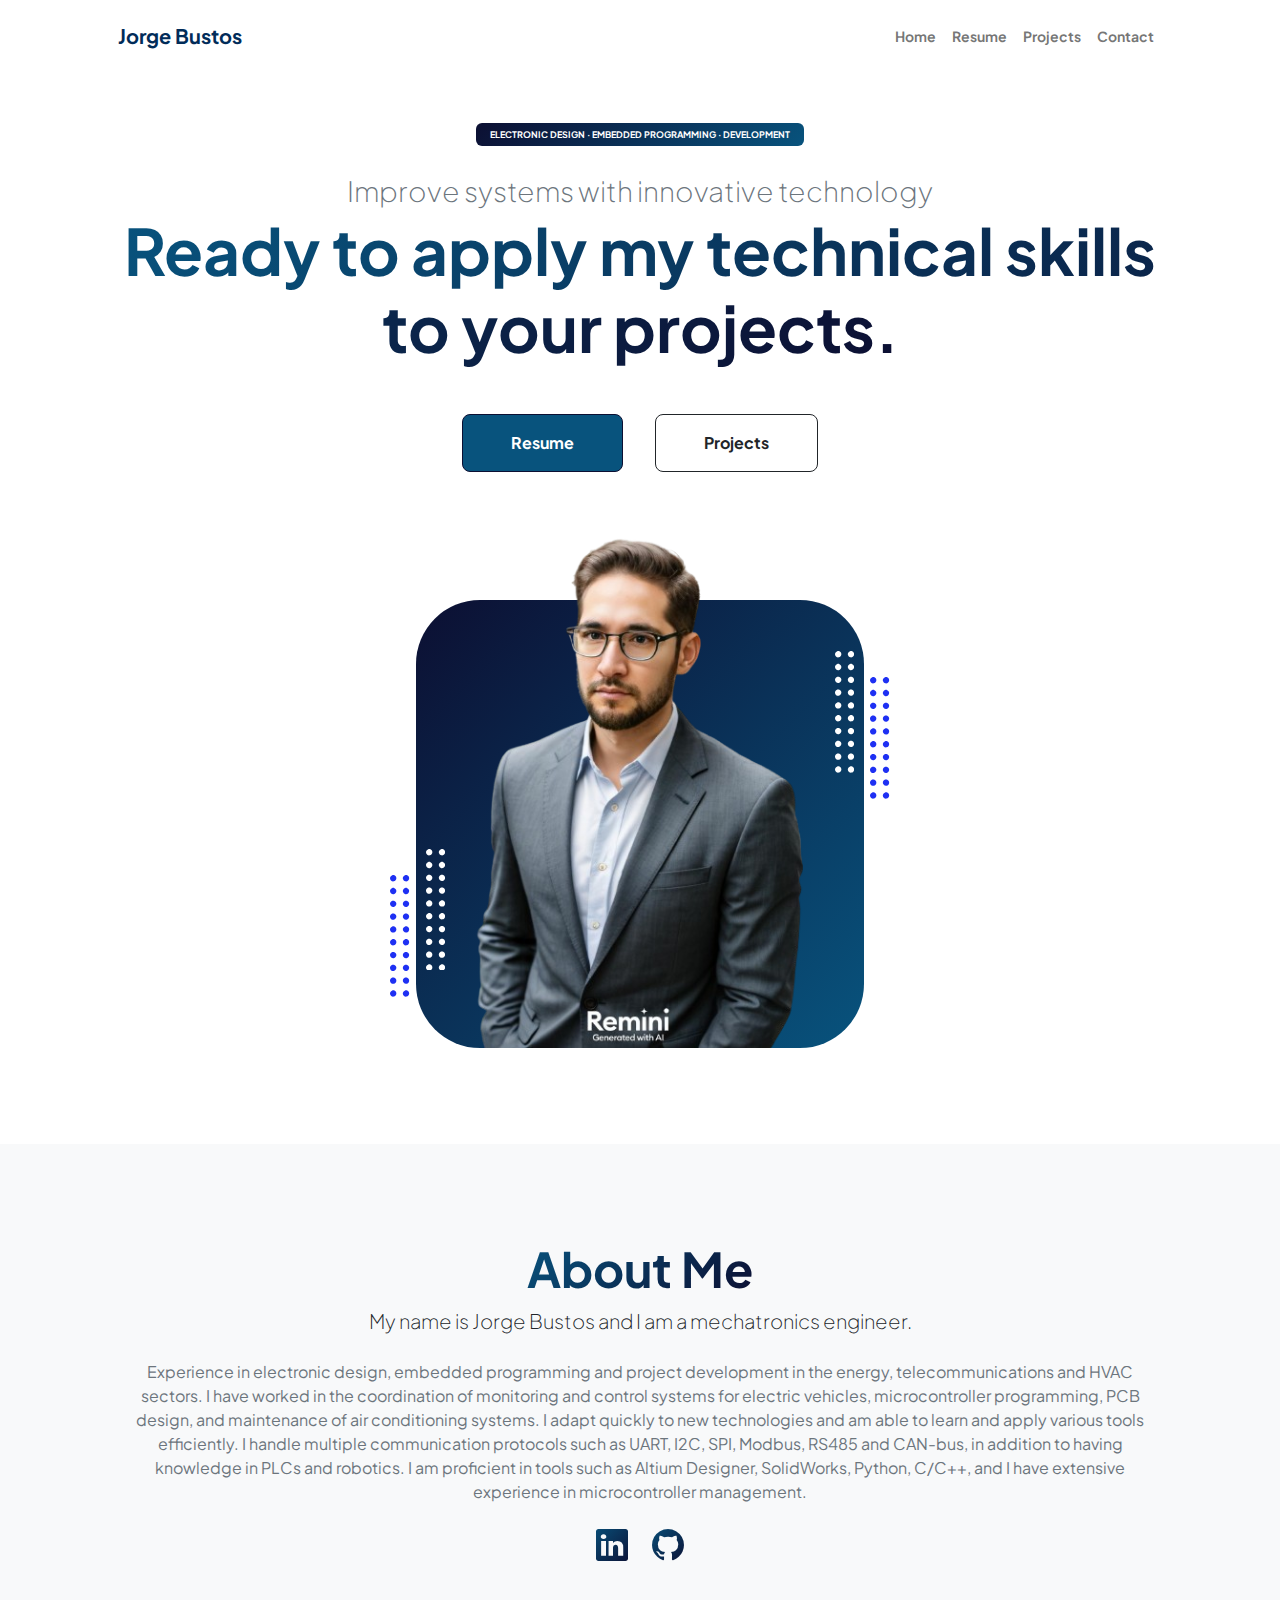
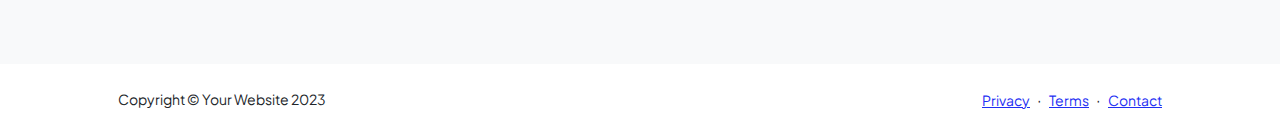
<file: index.html>
<!DOCTYPE html>
<html lang="en">

<head>
  <meta charset="utf-8" />
  <meta name="viewport" content="width=device-width, initial-scale=1, shrink-to-fit=no" />
  <meta name="description" content="" />
  <meta name="author" content="" />
  <title>Jorge Bustos</title>
  <!-- Favicon-->
  <link rel="icon" type="image/x-icon" href="assets/favicon.ico" />
  <!-- Custom Google font-->
  <link rel="preconnect" href="https://fonts.googleapis.com" />
  <link rel="preconnect" href="https://fonts.gstatic.com" crossorigin />
  <link
    href="https://fonts.googleapis.com/css2?family=Plus+Jakarta+Sans:wght@100;200;300;400;500;600;700;800;900&amp;display=swap"
    rel="stylesheet" />
  <!-- Bootstrap icons-->
  <link href="https://cdn.jsdelivr.net/npm/bootstrap-icons@1.8.1/font/bootstrap-icons.css" rel="stylesheet" />
  <!-- Core theme CSS (includes Bootstrap)-->
  <link href="css/styles.css" rel="stylesheet" />
</head>

<body class="d-flex flex-column h-100">
  <main class="flex-shrink-0">
    <!-- Navigation-->
    <nav class="navbar navbar-expand-lg navbar-light bg-white py-3">
      <div class="container px-5">
        <a class="navbar-brand" href="index.html"><span class="fw-bolder text-primary">Jorge Bustos</span></a>
        <button class="navbar-toggler" type="button" data-bs-toggle="collapse" data-bs-target="#navbarSupportedContent"
          aria-controls="navbarSupportedContent" aria-expanded="false" aria-label="Toggle navigation">
          <span class="navbar-toggler-icon"></span>
        </button>
        <div class="collapse navbar-collapse" id="navbarSupportedContent">
          <ul class="navbar-nav ms-auto mb-2 mb-lg-0 small fw-bolder">
            <li class="nav-item">
              <a class="nav-link" href="index.html">Home</a>
            </li>
            <li class="nav-item">
              <a class="nav-link" href="resume.html">Resume</a>
            </li>
            <li class="nav-item">
              <a class="nav-link" href="projects.html">Projects</a>
            </li>
            <li class="nav-item">
              <a class="nav-link" href="contact.html">Contact</a>
            </li>
          </ul>
        </div>
      </div>
    </nav>
    <!-- Header-->
    <header class="py-5">
      <div class="container px-5 pb-5">
        <div class="row gx-5 align-items-center">
          <div class="col-xxl-5">
            <!-- Header text content-->
            <div class="text-center text-xxl-start">
              <div class="text-xxl-start">
                <div class="badge bg-gradient-primary-to-secondary text-white mb-4">
                  <div class="badge text-uppercase">
                    electronic design &middot; embedded programming &middot;
                    Development
                  </div>
                </div>
              </div>
              <div class="fs-3 fw-light text-muted">
                Improve systems with innovative technology
              </div>
              <h1 class="display-3 fw-bolder mb-5">
                <span class="text-gradient d-inline">Ready to apply my technical skills to your projects.</span>
              </h1>
              <div class="d-grid gap-3 d-sm-flex justify-content-sm-center justify-content-xxl-start mb-3">
                <a class="btn btn-primary btn-lg px-5 py-3 me-sm-3 fs-6 fw-bolder" href="resume.html">Resume</a>
                <a class="btn btn-outline-dark btn-lg px-5 py-3 fs-6 fw-bolder" href="projects.html">Projects</a>
              </div>
            </div>
          </div>
          <div class="col-xxl-7">
            <!-- Header profile picture-->
            <div class="d-flex justify-content-center mt-5 mt-xxl-0">
              <div class="profile bg-gradient-primary-to-secondary">
                <!-- TIP: For best results, use a photo with a transparent background like the demo example below-->
                <!-- Watch a tutorial on how to do this on YouTube (link)-->
                <img class="profile-img" src="assets/profile.png" alt="..." />
                <div class="dots-1">
                  <!-- SVG Dots-->
                  <svg version="1.1" xmlns="http://www.w3.org/2000/svg" xmlns:xlink="http://www.w3.org/1999/xlink"
                    x="0px" y="0px" viewBox="0 0 191.6 1215.4" style="enable-background: new 0 0 191.6 1215.4"
                    xml:space="preserve">
                    <g transform="translate(0.000000,1280.000000) scale(0.100000,-0.100000)">
                      <path
                        d="M227.7,12788.6c-105-35-200-141-222-248c-43-206,163-412,369-369c155,32,275,190,260,339c-11,105-90,213-190,262        C383.7,12801.6,289.7,12808.6,227.7,12788.6z">
                      </path>
                      <path
                        d="M1507.7,12788.6c-151-50-253-216-222-362c25-119,136-230,254-255c194-41,395,142,375,339c-11,105-90,213-190,262        C1663.7,12801.6,1569.7,12808.6,1507.7,12788.6z">
                      </path>
                      <path
                        d="M227.7,11508.6c-105-35-200-141-222-248c-43-206,163-412,369-369c155,32,275,190,260,339c-11,105-90,213-190,262        C383.7,11521.6,289.7,11528.6,227.7,11508.6z">
                      </path>
                      <path
                        d="M1507.7,11508.6c-151-50-253-216-222-362c25-119,136-230,254-255c194-41,395,142,375,339c-11,105-90,213-190,262        C1663.7,11521.6,1569.7,11528.6,1507.7,11508.6z">
                      </path>
                      <path
                        d="M227.7,10228.6c-105-35-200-141-222-248c-43-206,163-412,369-369c155,32,275,190,260,339c-11,105-90,213-190,262        C383.7,10241.6,289.7,10248.6,227.7,10228.6z">
                      </path>
                      <path
                        d="M1507.7,10228.6c-105-35-200-141-222-248c-43-206,163-412,369-369c155,32,275,190,260,339c-11,105-90,213-190,262        C1663.7,10241.6,1569.7,10248.6,1507.7,10228.6z">
                      </path>
                      <path
                        d="M227.7,8948.6c-105-35-200-141-222-248c-43-206,163-412,369-369c155,32,275,190,260,339c-11,105-90,213-190,262        C383.7,8961.6,289.7,8968.6,227.7,8948.6z">
                      </path>
                      <path
                        d="M1507.7,8948.6c-105-35-200-141-222-248c-43-206,163-412,369-369c155,32,275,190,260,339c-11,105-90,213-190,262        C1663.7,8961.6,1569.7,8968.6,1507.7,8948.6z">
                      </path>
                      <path
                        d="M227.7,7668.6c-105-35-200-141-222-248c-43-206,163-412,369-369c155,32,275,190,260,339c-11,105-90,213-190,262        C383.7,7681.6,289.7,7688.6,227.7,7668.6z">
                      </path>
                      <path
                        d="M1507.7,7668.6c-105-35-200-141-222-248c-43-206,163-412,369-369c155,32,275,190,260,339c-11,105-90,213-190,262        C1663.7,7681.6,1569.7,7688.6,1507.7,7668.6z">
                      </path>
                      <path
                        d="M227.7,6388.6c-105-35-200-141-222-248c-43-206,163-412,369-369c155,32,275,190,260,339c-11,105-90,213-190,262        C383.7,6401.6,289.7,6408.6,227.7,6388.6z">
                      </path>
                      <path
                        d="M1507.7,6388.6c-105-35-200-141-222-248c-43-206,163-412,369-369c155,32,275,190,260,339c-11,105-90,213-190,262        C1663.7,6401.6,1569.7,6408.6,1507.7,6388.6z">
                      </path>
                      <path
                        d="M227.7,5108.6c-105-35-200-141-222-248c-43-206,163-412,369-369c155,32,275,190,260,339c-11,105-90,213-190,262        C383.7,5121.6,289.7,5128.6,227.7,5108.6z">
                      </path>
                      <path
                        d="M1507.7,5108.6c-105-35-200-141-222-248c-43-206,163-412,369-369c155,32,275,190,260,339c-11,105-90,213-190,262        C1663.7,5121.6,1569.7,5128.6,1507.7,5108.6z">
                      </path>
                      <path
                        d="M227.7,3828.6c-105-35-200-141-222-248c-43-206,163-412,369-369c155,32,275,190,260,339c-11,105-90,213-190,262        C383.7,3841.6,289.7,3848.6,227.7,3828.6z">
                      </path>
                      <path
                        d="M1507.7,3828.6c-105-35-200-141-222-248c-43-206,163-412,369-369c155,32,275,190,260,339c-11,105-90,213-190,262        C1663.7,3841.6,1569.7,3848.6,1507.7,3828.6z">
                      </path>
                      <path
                        d="M227.7,2548.6c-105-35-200-141-222-248c-43-206,163-412,369-369c155,32,275,190,260,339c-11,105-90,213-190,262        C383.7,2561.6,289.7,2568.6,227.7,2548.6z">
                      </path>
                      <path
                        d="M1507.7,2548.6c-105-35-200-141-222-248c-43-206,163-412,369-369c155,32,275,190,260,339c-11,105-90,213-190,262        C1663.7,2561.6,1569.7,2568.6,1507.7,2548.6z">
                      </path>
                      <path
                        d="M227.7,1268.6c-105-35-200-141-222-248c-43-206,163-412,369-369c155,32,275,190,260,339c-11,105-90,213-190,262        C383.7,1281.6,289.7,1288.6,227.7,1268.6z">
                      </path>
                      <path
                        d="M1507.7,1268.6c-105-35-200-141-222-248c-43-206,163-412,369-369c155,32,275,190,260,339c-11,105-90,213-190,262        C1663.7,1281.6,1569.7,1288.6,1507.7,1268.6z">
                      </path>
                    </g>
                  </svg>
                  <!-- END of SVG dots-->
                </div>
                <div class="dots-2">
                  <!-- SVG Dots-->
                  <svg version="1.1" xmlns="http://www.w3.org/2000/svg" xmlns:xlink="http://www.w3.org/1999/xlink"
                    x="0px" y="0px" viewBox="0 0 191.6 1215.4" style="enable-background: new 0 0 191.6 1215.4"
                    xml:space="preserve">
                    <g transform="translate(0.000000,1280.000000) scale(0.100000,-0.100000)">
                      <path
                        d="M227.7,12788.6c-105-35-200-141-222-248c-43-206,163-412,369-369c155,32,275,190,260,339c-11,105-90,213-190,262        C383.7,12801.6,289.7,12808.6,227.7,12788.6z">
                      </path>
                      <path
                        d="M1507.7,12788.6c-151-50-253-216-222-362c25-119,136-230,254-255c194-41,395,142,375,339c-11,105-90,213-190,262        C1663.7,12801.6,1569.7,12808.6,1507.7,12788.6z">
                      </path>
                      <path
                        d="M227.7,11508.6c-105-35-200-141-222-248c-43-206,163-412,369-369c155,32,275,190,260,339c-11,105-90,213-190,262        C383.7,11521.6,289.7,11528.6,227.7,11508.6z">
                      </path>
                      <path
                        d="M1507.7,11508.6c-151-50-253-216-222-362c25-119,136-230,254-255c194-41,395,142,375,339c-11,105-90,213-190,262        C1663.7,11521.6,1569.7,11528.6,1507.7,11508.6z">
                      </path>
                      <path
                        d="M227.7,10228.6c-105-35-200-141-222-248c-43-206,163-412,369-369c155,32,275,190,260,339c-11,105-90,213-190,262        C383.7,10241.6,289.7,10248.6,227.7,10228.6z">
                      </path>
                      <path
                        d="M1507.7,10228.6c-105-35-200-141-222-248c-43-206,163-412,369-369c155,32,275,190,260,339c-11,105-90,213-190,262        C1663.7,10241.6,1569.7,10248.6,1507.7,10228.6z">
                      </path>
                      <path
                        d="M227.7,8948.6c-105-35-200-141-222-248c-43-206,163-412,369-369c155,32,275,190,260,339c-11,105-90,213-190,262        C383.7,8961.6,289.7,8968.6,227.7,8948.6z">
                      </path>
                      <path
                        d="M1507.7,8948.6c-105-35-200-141-222-248c-43-206,163-412,369-369c155,32,275,190,260,339c-11,105-90,213-190,262        C1663.7,8961.6,1569.7,8968.6,1507.7,8948.6z">
                      </path>
                      <path
                        d="M227.7,7668.6c-105-35-200-141-222-248c-43-206,163-412,369-369c155,32,275,190,260,339c-11,105-90,213-190,262        C383.7,7681.6,289.7,7688.6,227.7,7668.6z">
                      </path>
                      <path
                        d="M1507.7,7668.6c-105-35-200-141-222-248c-43-206,163-412,369-369c155,32,275,190,260,339c-11,105-90,213-190,262        C1663.7,7681.6,1569.7,7688.6,1507.7,7668.6z">
                      </path>
                      <path
                        d="M227.7,6388.6c-105-35-200-141-222-248c-43-206,163-412,369-369c155,32,275,190,260,339c-11,105-90,213-190,262        C383.7,6401.6,289.7,6408.6,227.7,6388.6z">
                      </path>
                      <path
                        d="M1507.7,6388.6c-105-35-200-141-222-248c-43-206,163-412,369-369c155,32,275,190,260,339c-11,105-90,213-190,262        C1663.7,6401.6,1569.7,6408.6,1507.7,6388.6z">
                      </path>
                      <path
                        d="M227.7,5108.6c-105-35-200-141-222-248c-43-206,163-412,369-369c155,32,275,190,260,339c-11,105-90,213-190,262        C383.7,5121.6,289.7,5128.6,227.7,5108.6z">
                      </path>
                      <path
                        d="M1507.7,5108.6c-105-35-200-141-222-248c-43-206,163-412,369-369c155,32,275,190,260,339c-11,105-90,213-190,262        C1663.7,5121.6,1569.7,5128.6,1507.7,5108.6z">
                      </path>
                      <path
                        d="M227.7,3828.6c-105-35-200-141-222-248c-43-206,163-412,369-369c155,32,275,190,260,339c-11,105-90,213-190,262        C383.7,3841.6,289.7,3848.6,227.7,3828.6z">
                      </path>
                      <path
                        d="M1507.7,3828.6c-105-35-200-141-222-248c-43-206,163-412,369-369c155,32,275,190,260,339c-11,105-90,213-190,262        C1663.7,3841.6,1569.7,3848.6,1507.7,3828.6z">
                      </path>
                      <path
                        d="M227.7,2548.6c-105-35-200-141-222-248c-43-206,163-412,369-369c155,32,275,190,260,339c-11,105-90,213-190,262        C383.7,2561.6,289.7,2568.6,227.7,2548.6z">
                      </path>
                      <path
                        d="M1507.7,2548.6c-105-35-200-141-222-248c-43-206,163-412,369-369c155,32,275,190,260,339c-11,105-90,213-190,262        C1663.7,2561.6,1569.7,2568.6,1507.7,2548.6z">
                      </path>
                      <path
                        d="M227.7,1268.6c-105-35-200-141-222-248c-43-206,163-412,369-369c155,32,275,190,260,339c-11,105-90,213-190,262        C383.7,1281.6,289.7,1288.6,227.7,1268.6z">
                      </path>
                      <path
                        d="M1507.7,1268.6c-105-35-200-141-222-248c-43-206,163-412,369-369c155,32,275,190,260,339c-11,105-90,213-190,262        C1663.7,1281.6,1569.7,1288.6,1507.7,1268.6z">
                      </path>
                    </g>
                  </svg>
                  <!-- END of SVG dots-->
                </div>
                <div class="dots-3">
                  <!-- SVG Dots-->
                  <svg version="1.1" xmlns="http://www.w3.org/2000/svg" xmlns:xlink="http://www.w3.org/1999/xlink"
                    x="0px" y="0px" viewBox="0 0 191.6 1215.4" style="enable-background: new 0 0 191.6 1215.4"
                    xml:space="preserve">
                    <g transform="translate(0.000000,1280.000000) scale(0.100000,-0.100000)">
                      <path
                        d="M227.7,12788.6c-105-35-200-141-222-248c-43-206,163-412,369-369c155,32,275,190,260,339c-11,105-90,213-190,262        C383.7,12801.6,289.7,12808.6,227.7,12788.6z">
                      </path>
                      <path
                        d="M1507.7,12788.6c-151-50-253-216-222-362c25-119,136-230,254-255c194-41,395,142,375,339c-11,105-90,213-190,262        C1663.7,12801.6,1569.7,12808.6,1507.7,12788.6z">
                      </path>
                      <path
                        d="M227.7,11508.6c-105-35-200-141-222-248c-43-206,163-412,369-369c155,32,275,190,260,339c-11,105-90,213-190,262        C383.7,11521.6,289.7,11528.6,227.7,11508.6z">
                      </path>
                      <path
                        d="M1507.7,11508.6c-151-50-253-216-222-362c25-119,136-230,254-255c194-41,395,142,375,339c-11,105-90,213-190,262        C1663.7,11521.6,1569.7,11528.6,1507.7,11508.6z">
                      </path>
                      <path
                        d="M227.7,10228.6c-105-35-200-141-222-248c-43-206,163-412,369-369c155,32,275,190,260,339c-11,105-90,213-190,262        C383.7,10241.6,289.7,10248.6,227.7,10228.6z">
                      </path>
                      <path
                        d="M1507.7,10228.6c-105-35-200-141-222-248c-43-206,163-412,369-369c155,32,275,190,260,339c-11,105-90,213-190,262        C1663.7,10241.6,1569.7,10248.6,1507.7,10228.6z">
                      </path>
                      <path
                        d="M227.7,8948.6c-105-35-200-141-222-248c-43-206,163-412,369-369c155,32,275,190,260,339c-11,105-90,213-190,262        C383.7,8961.6,289.7,8968.6,227.7,8948.6z">
                      </path>
                      <path
                        d="M1507.7,8948.6c-105-35-200-141-222-248c-43-206,163-412,369-369c155,32,275,190,260,339c-11,105-90,213-190,262        C1663.7,8961.6,1569.7,8968.6,1507.7,8948.6z">
                      </path>
                      <path
                        d="M227.7,7668.6c-105-35-200-141-222-248c-43-206,163-412,369-369c155,32,275,190,260,339c-11,105-90,213-190,262        C383.7,7681.6,289.7,7688.6,227.7,7668.6z">
                      </path>
                      <path
                        d="M1507.7,7668.6c-105-35-200-141-222-248c-43-206,163-412,369-369c155,32,275,190,260,339c-11,105-90,213-190,262        C1663.7,7681.6,1569.7,7688.6,1507.7,7668.6z">
                      </path>
                      <path
                        d="M227.7,6388.6c-105-35-200-141-222-248c-43-206,163-412,369-369c155,32,275,190,260,339c-11,105-90,213-190,262        C383.7,6401.6,289.7,6408.6,227.7,6388.6z">
                      </path>
                      <path
                        d="M1507.7,6388.6c-105-35-200-141-222-248c-43-206,163-412,369-369c155,32,275,190,260,339c-11,105-90,213-190,262        C1663.7,6401.6,1569.7,6408.6,1507.7,6388.6z">
                      </path>
                      <path
                        d="M227.7,5108.6c-105-35-200-141-222-248c-43-206,163-412,369-369c155,32,275,190,260,339c-11,105-90,213-190,262        C383.7,5121.6,289.7,5128.6,227.7,5108.6z">
                      </path>
                      <path
                        d="M1507.7,5108.6c-105-35-200-141-222-248c-43-206,163-412,369-369c155,32,275,190,260,339c-11,105-90,213-190,262        C1663.7,5121.6,1569.7,5128.6,1507.7,5108.6z">
                      </path>
                      <path
                        d="M227.7,3828.6c-105-35-200-141-222-248c-43-206,163-412,369-369c155,32,275,190,260,339c-11,105-90,213-190,262        C383.7,3841.6,289.7,3848.6,227.7,3828.6z">
                      </path>
                      <path
                        d="M1507.7,3828.6c-105-35-200-141-222-248c-43-206,163-412,369-369c155,32,275,190,260,339c-11,105-90,213-190,262        C1663.7,3841.6,1569.7,3848.6,1507.7,3828.6z">
                      </path>
                      <path
                        d="M227.7,2548.6c-105-35-200-141-222-248c-43-206,163-412,369-369c155,32,275,190,260,339c-11,105-90,213-190,262        C383.7,2561.6,289.7,2568.6,227.7,2548.6z">
                      </path>
                      <path
                        d="M1507.7,2548.6c-105-35-200-141-222-248c-43-206,163-412,369-369c155,32,275,190,260,339c-11,105-90,213-190,262        C1663.7,2561.6,1569.7,2568.6,1507.7,2548.6z">
                      </path>
                      <path
                        d="M227.7,1268.6c-105-35-200-141-222-248c-43-206,163-412,369-369c155,32,275,190,260,339c-11,105-90,213-190,262        C383.7,1281.6,289.7,1288.6,227.7,1268.6z">
                      </path>
                      <path
                        d="M1507.7,1268.6c-105-35-200-141-222-248c-43-206,163-412,369-369c155,32,275,190,260,339c-11,105-90,213-190,262        C1663.7,1281.6,1569.7,1288.6,1507.7,1268.6z">
                      </path>
                    </g>
                  </svg>
                  <!-- END of SVG dots-->
                </div>
                <div class="dots-4">
                  <!-- SVG Dots-->
                  <svg version="1.1" xmlns="http://www.w3.org/2000/svg" xmlns:xlink="http://www.w3.org/1999/xlink"
                    x="0px" y="0px" viewBox="0 0 191.6 1215.4" style="enable-background: new 0 0 191.6 1215.4"
                    xml:space="preserve">
                    <g transform="translate(0.000000,1280.000000) scale(0.100000,-0.100000)">
                      <path
                        d="M227.7,12788.6c-105-35-200-141-222-248c-43-206,163-412,369-369c155,32,275,190,260,339c-11,105-90,213-190,262        C383.7,12801.6,289.7,12808.6,227.7,12788.6z">
                      </path>
                      <path
                        d="M1507.7,12788.6c-151-50-253-216-222-362c25-119,136-230,254-255c194-41,395,142,375,339c-11,105-90,213-190,262        C1663.7,12801.6,1569.7,12808.6,1507.7,12788.6z">
                      </path>
                      <path
                        d="M227.7,11508.6c-105-35-200-141-222-248c-43-206,163-412,369-369c155,32,275,190,260,339c-11,105-90,213-190,262        C383.7,11521.6,289.7,11528.6,227.7,11508.6z">
                      </path>
                      <path
                        d="M1507.7,11508.6c-151-50-253-216-222-362c25-119,136-230,254-255c194-41,395,142,375,339c-11,105-90,213-190,262        C1663.7,11521.6,1569.7,11528.6,1507.7,11508.6z">
                      </path>
                      <path
                        d="M227.7,10228.6c-105-35-200-141-222-248c-43-206,163-412,369-369c155,32,275,190,260,339c-11,105-90,213-190,262        C383.7,10241.6,289.7,10248.6,227.7,10228.6z">
                      </path>
                      <path
                        d="M1507.7,10228.6c-105-35-200-141-222-248c-43-206,163-412,369-369c155,32,275,190,260,339c-11,105-90,213-190,262        C1663.7,10241.6,1569.7,10248.6,1507.7,10228.6z">
                      </path>
                      <path
                        d="M227.7,8948.6c-105-35-200-141-222-248c-43-206,163-412,369-369c155,32,275,190,260,339c-11,105-90,213-190,262        C383.7,8961.6,289.7,8968.6,227.7,8948.6z">
                      </path>
                      <path
                        d="M1507.7,8948.6c-105-35-200-141-222-248c-43-206,163-412,369-369c155,32,275,190,260,339c-11,105-90,213-190,262        C1663.7,8961.6,1569.7,8968.6,1507.7,8948.6z">
                      </path>
                      <path
                        d="M227.7,7668.6c-105-35-200-141-222-248c-43-206,163-412,369-369c155,32,275,190,260,339c-11,105-90,213-190,262        C383.7,7681.6,289.7,7688.6,227.7,7668.6z">
                      </path>
                      <path
                        d="M1507.7,7668.6c-105-35-200-141-222-248c-43-206,163-412,369-369c155,32,275,190,260,339c-11,105-90,213-190,262        C1663.7,7681.6,1569.7,7688.6,1507.7,7668.6z">
                      </path>
                      <path
                        d="M227.7,6388.6c-105-35-200-141-222-248c-43-206,163-412,369-369c155,32,275,190,260,339c-11,105-90,213-190,262        C383.7,6401.6,289.7,6408.6,227.7,6388.6z">
                      </path>
                      <path
                        d="M1507.7,6388.6c-105-35-200-141-222-248c-43-206,163-412,369-369c155,32,275,190,260,339c-11,105-90,213-190,262        C1663.7,6401.6,1569.7,6408.6,1507.7,6388.6z">
                      </path>
                      <path
                        d="M227.7,5108.6c-105-35-200-141-222-248c-43-206,163-412,369-369c155,32,275,190,260,339c-11,105-90,213-190,262        C383.7,5121.6,289.7,5128.6,227.7,5108.6z">
                      </path>
                      <path
                        d="M1507.7,5108.6c-105-35-200-141-222-248c-43-206,163-412,369-369c155,32,275,190,260,339c-11,105-90,213-190,262        C1663.7,5121.6,1569.7,5128.6,1507.7,5108.6z">
                      </path>
                      <path
                        d="M227.7,3828.6c-105-35-200-141-222-248c-43-206,163-412,369-369c155,32,275,190,260,339c-11,105-90,213-190,262        C383.7,3841.6,289.7,3848.6,227.7,3828.6z">
                      </path>
                      <path
                        d="M1507.7,3828.6c-105-35-200-141-222-248c-43-206,163-412,369-369c155,32,275,190,260,339c-11,105-90,213-190,262        C1663.7,3841.6,1569.7,3848.6,1507.7,3828.6z">
                      </path>
                      <path
                        d="M227.7,2548.6c-105-35-200-141-222-248c-43-206,163-412,369-369c155,32,275,190,260,339c-11,105-90,213-190,262        C383.7,2561.6,289.7,2568.6,227.7,2548.6z">
                      </path>
                      <path
                        d="M1507.7,2548.6c-105-35-200-141-222-248c-43-206,163-412,369-369c155,32,275,190,260,339c-11,105-90,213-190,262        C1663.7,2561.6,1569.7,2568.6,1507.7,2548.6z">
                      </path>
                      <path
                        d="M227.7,1268.6c-105-35-200-141-222-248c-43-206,163-412,369-369c155,32,275,190,260,339c-11,105-90,213-190,262        C383.7,1281.6,289.7,1288.6,227.7,1268.6z">
                      </path>
                      <path
                        d="M1507.7,1268.6c-105-35-200-141-222-248c-43-206,163-412,369-369c155,32,275,190,260,339c-11,105-90,213-190,262        C1663.7,1281.6,1569.7,1288.6,1507.7,1268.6z">
                      </path>
                    </g>
                  </svg>
                  <!-- END of SVG dots-->
                </div>
              </div>
            </div>
          </div>
        </div>
      </div>
    </header>
    <!-- About Section-->
    <section class="bg-light py-5">
      <div class="container px-5">
        <div class="row gx-5 justify-content-center">
          <div class="col-xxl-8">
            <div class="text-center my-5">
              <h2 class="display-5 fw-bolder">
                <span class="text-gradient d-inline">About Me</span>
              </h2>
              <p class="lead fw-light mb-4">
                My name is Jorge Bustos and I am a mechatronics engineer.
              </p>
              <p class="text-muted">
                Experience in electronic design, embedded programming and project development in the energy,
                telecommunications and HVAC sectors. I have worked in the coordination of monitoring and control systems
                for electric vehicles, microcontroller programming, PCB design, and maintenance of air conditioning
                systems. I adapt quickly to new technologies and am able to learn and apply various tools efficiently. I
                handle multiple communication protocols such as UART, I2C, SPI, Modbus, RS485 and CAN-bus, in addition
                to having knowledge in PLCs and robotics. I am proficient in tools such as Altium Designer, SolidWorks,
                Python, C/C++, and I have extensive experience in microcontroller management.
              </p>
              <div class="d-flex justify-content-center fs-2 gap-4">
                <a class="text-gradient" href="https://www.linkedin.com/in/jorge-luis-bustos-armas/"><i
                    class="bi bi-linkedin"></i></a>
                <a class="text-gradient" href="https://github.com/BustosJorge"><i class="bi bi-github"></i></a>
              </div>
            </div>
          </div>
        </div>
      </div>
    </section>
  </main>
  <!-- Footer-->
  <footer class="bg-white py-4 mt-auto">
    <div class="container px-5">
      <div class="row align-items-center justify-content-between flex-column flex-sm-row">
        <div class="col-auto">
          <div class="small m-0">Copyright &copy; Your Website 2023</div>
        </div>
        <div class="col-auto">
          <a class="small" href="#!">Privacy</a>
          <span class="mx-1">&middot;</span>
          <a class="small" href="#!">Terms</a>
          <span class="mx-1">&middot;</span>
          <a class="small" href="#!">Contact</a>
        </div>
      </div>
    </div>
  </footer>
  <!-- Bootstrap core JS-->
  <script src="https://cdn.jsdelivr.net/npm/bootstrap@5.2.3/dist/js/bootstrap.bundle.min.js"></script>
  <!-- Core theme JS-->
  <script src="js/scripts.js"></script>
</body>

</html>
</file>
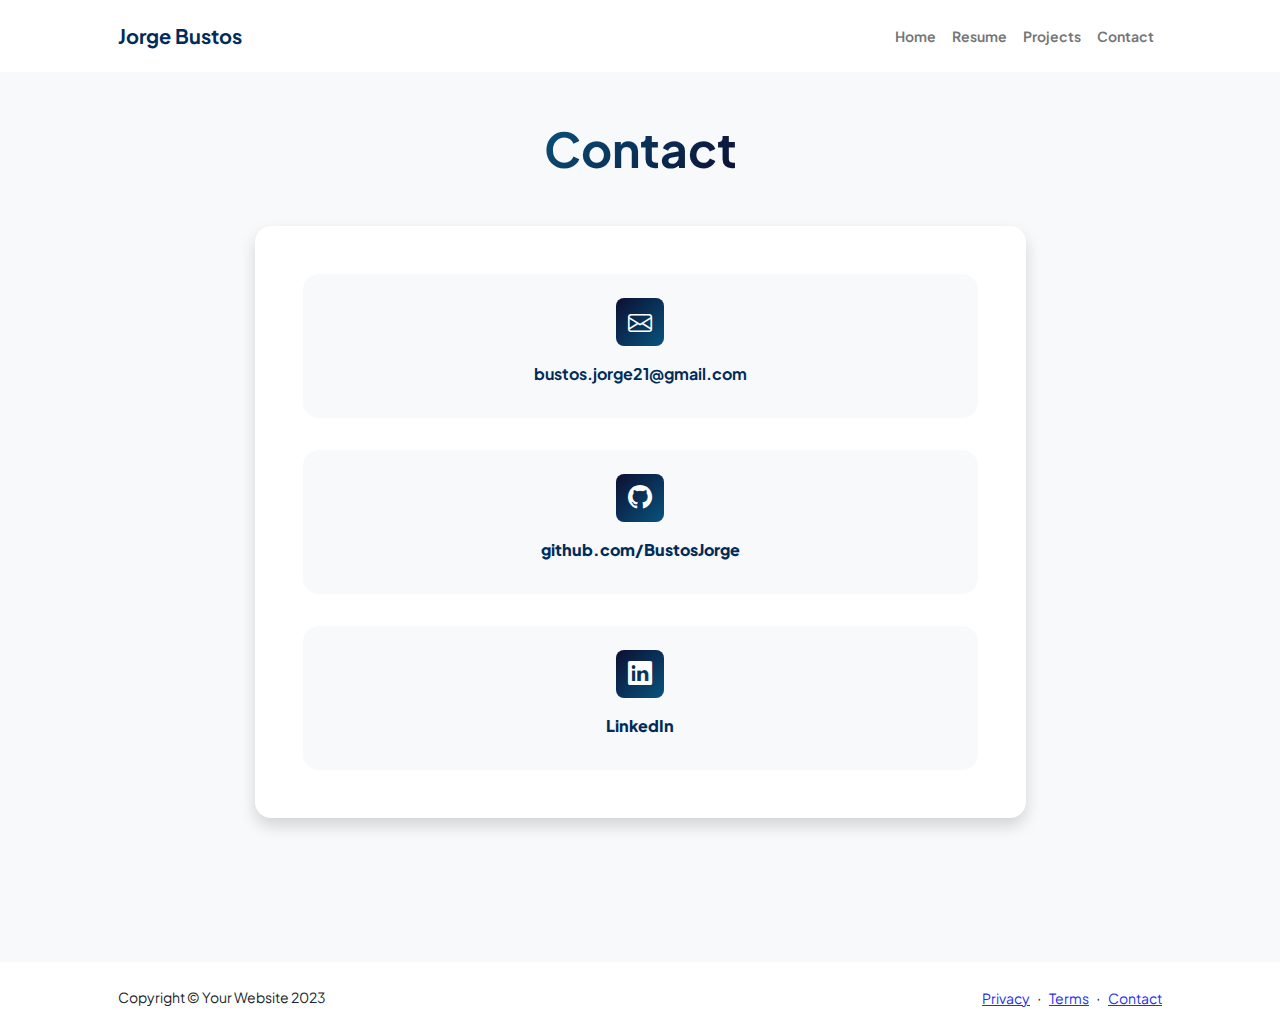
<file: contact.html>
<!DOCTYPE html>
<html lang="en">

<head>
    <meta charset="utf-8" />
    <meta name="viewport" content="width=device-width, initial-scale=1, shrink-to-fit=no" />
    <meta name="description" content />
    <meta name="author" content />
    <title>Jorge Bustos</title>
    <!-- Favicon-->
    <link rel="icon" type="image/x-icon" href="assets/favicon.ico" />
    <!-- Custom Google font-->
    <link rel="preconnect" href="https://fonts.googleapis.com" />
    <link rel="preconnect" href="https://fonts.gstatic.com" crossorigin />
    <link
        href="https://fonts.googleapis.com/css2?family=Plus+Jakarta+Sans:wght@100;200;300;400;500;600;700;800;900&amp;display=swap"
        rel="stylesheet" />
    <!-- Bootstrap icons-->
    <link href="https://cdn.jsdelivr.net/npm/bootstrap-icons@1.8.1/font/bootstrap-icons.css" rel="stylesheet" />
    <!-- Core theme CSS (includes Bootstrap)-->
    <link href="css/styles.css" rel="stylesheet" />
</head>

<body class="d-flex flex-column h-100 bg-light">
    <main class="flex-shrink-0">
        <!-- Navigation-->
        <nav class="navbar navbar-expand-lg navbar-light bg-white py-3">
            <div class="container px-5">
                <a class="navbar-brand" href="index.html"><span class="fw-bolder text-primary">Jorge Bustos</span></a>
                <button class="navbar-toggler" type="button" data-bs-toggle="collapse"
                    data-bs-target="#navbarSupportedContent" aria-controls="navbarSupportedContent"
                    aria-expanded="false" aria-label="Toggle navigation">
                    <span class="navbar-toggler-icon"></span>
                </button>
                <div class="collapse navbar-collapse" id="navbarSupportedContent">
                    <ul class="navbar-nav ms-auto mb-2 mb-lg-0 small fw-bolder">
                        <li class="nav-item">
                            <a class="nav-link" href="index.html">Home</a>
                        </li>
                        <li class="nav-item">
                            <a class="nav-link" href="resume.html">Resume</a>
                        </li>
                        <li class="nav-item">
                            <a class="nav-link" href="projects.html">Projects</a>
                        </li>
                        <li class="nav-item">
                            <a class="nav-link" href="contact.html">Contact</a>
                        </li>
                    </ul>
                </div>
            </div>
        </nav>

        <!-- Page Content-->
        <section class="py-5">
            <div class="container px-5 mb-5">
                <div class="text-center mb-5">
                    <h1 class="display-5 fw-bolder mb-0"><span class="text-gradient d-inline">Contact</span></h1>
                </div>
                <div class="row gx-5 justify-content-center">
                    <div class="col-lg-11 col-xl-9 col-xxl-8">

                        <!-- Contact Card-->
                        <div class="card shadow border-0 rounded-4 mb-5">
                            <div class="card-body p-5">
                                <div class="row align-items-center gx-5">
                                    <div class="col text-center mb-4 mb-lg-0">                                        
                                        <div class="bg-light p-4 rounded-4">
                                                <!--EMAIL-->
                                            <div
                                                class="feature bg-primary bg-gradient-primary-to-secondary text-white rounded-3 mb-3">
                                                    <i class="bi bi-envelope"></i>
                                            </div>
                                            <div class="text-primary fw-bolder mb-2">bustos.jorge21@gmail.com</div>
                                        </div>
                                    </div>
                                    <!--division-->
                                    <div class="py-3 rounded-4"></div>
                                    <!--github-->
                                    <div class="col text-center mb-4 mb-lg-0">
                                        <div class="bg-light p-4 rounded-4">
                                            <div
                                                class="feature bg-primary bg-gradient-primary-to-secondary text-white rounded-3 mb-3">
                                                <a class="text-white d-block w-100 h-100 text-center mt-2" href="https://github.com/BustosJorge"
                                                ><i class="bi bi-github"></i
                                              ></a>
                                            </div>
                                            <div class="text-primary fw-bolder mb-2"><a class="text-primary fw-bolder no-underline "href="https://github.com/BustosJorge">github.com/BustosJorge</a></div>
                                        </div>
                                        <div class="py-3 rounded-4"></div>
                                        <!--Linkedin-->
                                        <div class="bg-light p-4 rounded-4">
                                            <div 
                                                class="feature bg-primary bg-gradient-primary-to-secondary text-white rounded-3 mb-3" >
                                                <a class="text-white d-block w-100 h-100 text-center mt-2"
                                                href="https://www.linkedin.com/in/jorge-luis-bustos-armas/"
                                                ><i class="bi bi-linkedin"></i
                                              ></a>
                                            </div>
                                            <div class="text-primary fw-bolder mb-2"><a class="text-primary fw-bolder no-underline "href="https://www.linkedin.com/in/jorge-luis-bustos-armas/">LinkedIn</a></div>
                                        </div>
                                    </div>
                                </div>
                            </div>
                            <!-- Divider-->
                            <div class="pb-0"></div>
                        </div>
                    </div>
                </div>
            </div>
            </div>
            </div>
            </div>
        </section>
    </main>
    <!-- Footer-->
    <footer class="bg-white py-4 mt-auto">
        <div class="container px-5">
            <div class="row align-items-center justify-content-between flex-column flex-sm-row">
                <div class="col-auto">
                    <div class="small m-0">Copyright &copy; Your Website 2023</div>
                </div>
                <div class="col-auto">
                    <a class="small" href="#!">Privacy</a>
                    <span class="mx-1">&middot;</span>
                    <a class="small" href="#!">Terms</a>
                    <span class="mx-1">&middot;</span>
                    <a class="small" href="#!">Contact</a>
                </div>
            </div>
        </div>
    </footer>
    <!-- Bootstrap core JS-->
    <script src="https://cdn.jsdelivr.net/npm/bootstrap@5.2.3/dist/js/bootstrap.bundle.min.js"></script>
    <!-- Core theme JS-->
    <script src="js/scripts.js"></script>
    <!-- * * * * * * * * * * * * * * * * * * * * * * * * * * * * * * * * * * * * * * * *-->
    <!-- * *                               SB Forms JS                               * *-->
    <!-- * * Activate your form at https://startbootstrap.com/solution/contact-forms * *-->
    <!-- * * * * * * * * * * * * * * * * * * * * * * * * * * * * * * * * * * * * * * * *-->
    <script src="https://cdn.startbootstrap.com/sb-forms-latest.js"></script>
</body>

</html>
</file>
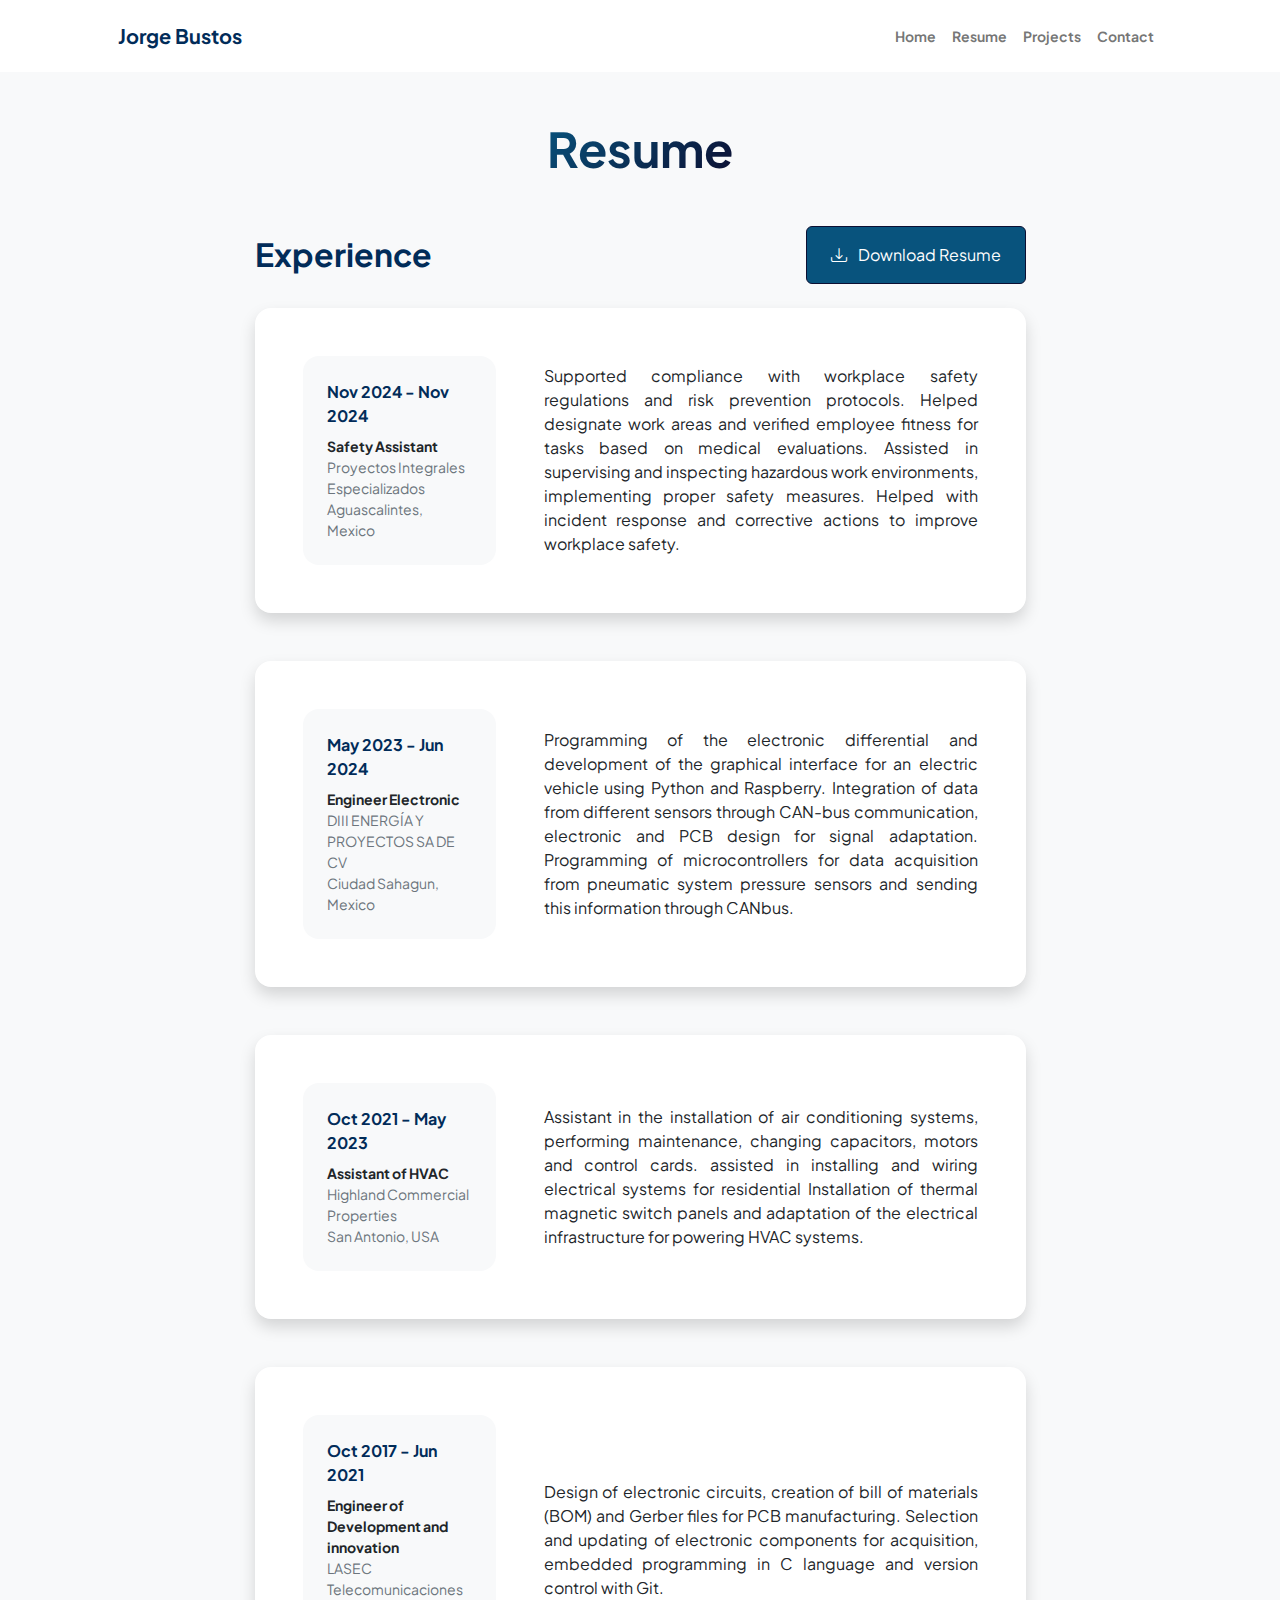
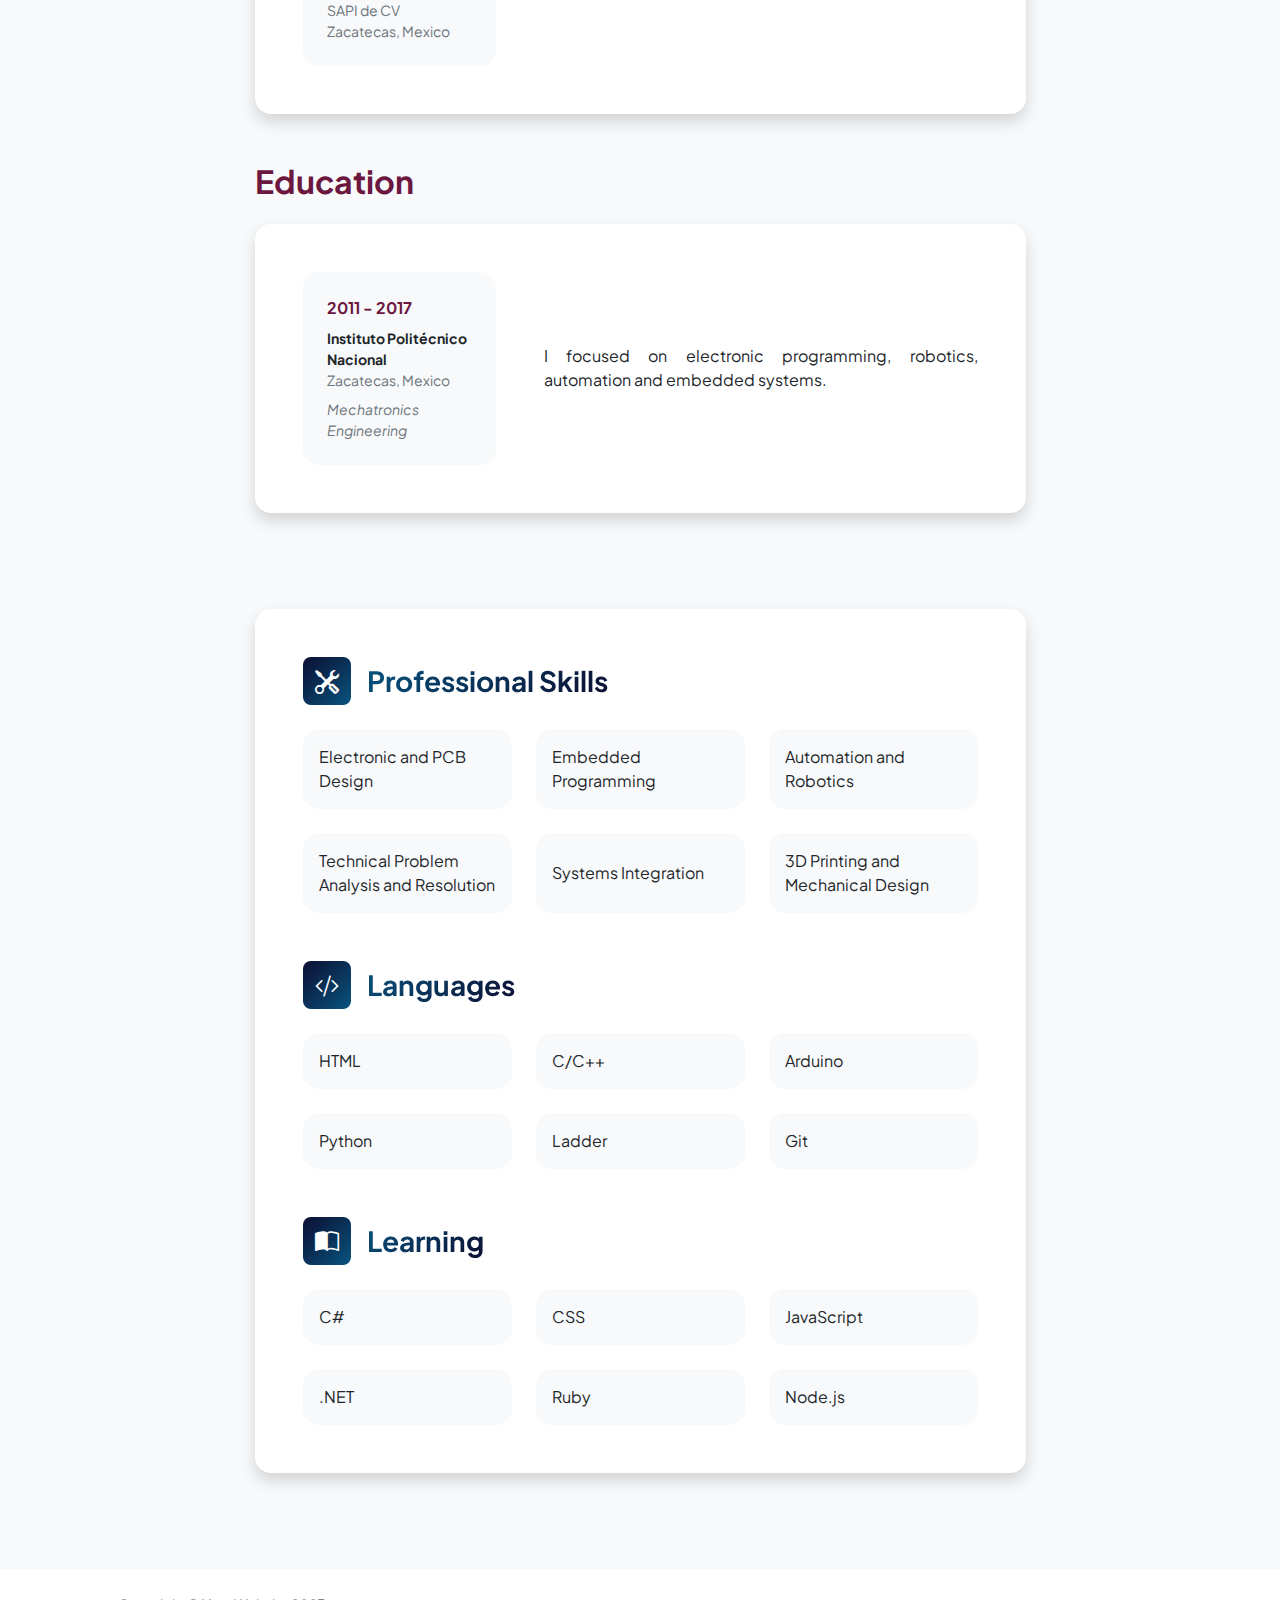
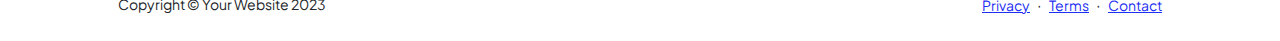
<file: resume.html>
<!DOCTYPE html>
<html lang="en">

<head>
  <meta charset="utf-8" />
  <meta name="viewport" content="width=device-width, initial-scale=1, shrink-to-fit=no" />
  <meta name="description" content="" />
  <meta name="author" content="" />
  <title>Jorge Bustos</title>
  <!-- Favicon-->
  <link rel="icon" type="image/x-icon" href="assets/favicon.ico" />
  <!-- Custom Google font-->
  <link rel="preconnect" href="https://fonts.googleapis.com" />
  <link rel="preconnect" href="https://fonts.gstatic.com" crossorigin />
  <link
    href="https://fonts.googleapis.com/css2?family=Plus+Jakarta+Sans:wght@100;200;300;400;500;600;700;800;900&amp;display=swap"
    rel="stylesheet" />
  <!-- Bootstrap icons-->
  <link href="https://cdn.jsdelivr.net/npm/bootstrap-icons@1.8.1/font/bootstrap-icons.css" rel="stylesheet" />
  <!-- Core theme CSS (includes Bootstrap)-->
  <link href="css/styles.css" rel="stylesheet" />
</head>

<body class="d-flex flex-column h-100 bg-light">
  <main class="flex-shrink-0">
    <!-- Navigation-->
    <nav class="navbar navbar-expand-lg navbar-light bg-white py-3">
      <div class="container px-5">
        <a class="navbar-brand" href="index.html"><span class="fw-bolder text-primary">Jorge Bustos</span></a>
        <button class="navbar-toggler" type="button" data-bs-toggle="collapse" data-bs-target="#navbarSupportedContent"
          aria-controls="navbarSupportedContent" aria-expanded="false" aria-label="Toggle navigation">
          <span class="navbar-toggler-icon"></span>
        </button>
        <div class="collapse navbar-collapse" id="navbarSupportedContent">
          <ul class="navbar-nav ms-auto mb-2 mb-lg-0 small fw-bolder">
            <li class="nav-item">
              <a class="nav-link" href="index.html">Home</a>
            </li>
            <li class="nav-item">
              <a class="nav-link" href="resume.html">Resume</a>
            </li>
            <li class="nav-item">
              <a class="nav-link" href="projects.html">Projects</a>
            </li>
            <li class="nav-item">
              <a class="nav-link" href="contact.html">Contact</a>
            </li>
          </ul>
        </div>
      </div>
    </nav>
    <!-- Page Content-->
    <div class="container px-5 my-5">
      <div class="text-center mb-5">
        <h1 class="display-5 fw-bolder mb-0">
          <span class="text-gradient d-inline">Resume</span>
        </h1>
      </div>
      <div class="row gx-5 justify-content-center">
        <div class="col-lg-11 col-xl-9 col-xxl-8">
          <!-- Experience Section-->
          <section>
            <div class="d-flex align-items-center justify-content-between mb-4">
              <h2 class="text-primary fw-bolder mb-0 pe-3">Experience</h2>
              <!-- Download resume button-->
              <!-- Note: Set the link href target to a PDF file within your project-->
              <a class="btn btn-primary px-4 py-3" href="Resume.pdf">
                <div class="d-inline-block bi bi-download me-2"></div>
                Download Resume
              </a>
            </div>
            <!-- Experience Card 1-->
            <div class="card shadow border-0 rounded-4 mb-5">
              <div class="card-body p-5">
                <div class="row align-items-center gx-5">
                  <div class="col text-center text-lg-start mb-4 mb-lg-0">
                    <div class="bg-light p-4 rounded-4">
                      <div class="text-primary fw-bolder mb-2">
                        Nov 2024 - Nov 2024
                      </div>
                      <div class="small fw-bolder">Safety Assistant</div>
                      <div class="small text-muted">
                        Proyectos Integrales Especializados
                      </div>
                      <div class="small text-muted">
                        Aguascalintes, Mexico
                      </div>
                    </div>
                  </div>
                  <div class="col-lg-8 text-justify">
                    <div>
                      Supported compliance with workplace safety regulations and risk prevention protocols. Helped
                      designate work areas and verified employee fitness for tasks based on medical evaluations.
                      Assisted
                      in supervising and inspecting hazardous work environments, implementing proper safety
                      measures. Helped with incident response and corrective actions to improve workplace safety.
                    </div>
                  </div>
                </div>
              </div>
            </div>
            <!-- Experience Card 2-->
            <div class="card shadow border-0 rounded-4 mb-5">
              <div class="card-body p-5">
                <div class="row align-items-center gx-5">
                  <div class="col text-center text-lg-start mb-4 mb-lg-0">
                    <div class="bg-light p-4 rounded-4">
                      <div class="text-primary fw-bolder mb-2">
                        May 2023 - Jun 2024
                      </div>
                      <div class="small fw-bolder">Engineer Electronic</div>
                      <div class="small text-muted">
                        DIII ENERGÍA Y PROYECTOS SA DE CV
                      </div>
                      <div class="small text-muted">
                        Ciudad Sahagun, Mexico
                      </div>
                    </div>
                  </div>
                  <div class="col-lg-8 text-justify">
                    <div>
                      Programming of the electronic differential and development of the graphical interface for an
                      electric
                      vehicle using Python and Raspberry. Integration of data from different sensors through CAN-bus
                      communication, electronic and PCB design for signal adaptation. Programming of microcontrollers
                      for
                      data acquisition from pneumatic system pressure sensors and sending this information through
                      CANbus.
                    </div>
                  </div>
                </div>
              </div>
            </div>
            <!-- Experience Card 3-->
            <div class="card shadow border-0 rounded-4 mb-5">
              <div class="card-body p-5">
                <div class="row align-items-center gx-5">
                  <div class="col text-center text-lg-start mb-4 mb-lg-0">
                    <div class="bg-light p-4 rounded-4">
                      <div class="text-primary fw-bolder mb-2">
                        Oct 2021 - May 2023
                      </div>
                      <div class="small fw-bolder">Assistant of HVAC</div>
                      <div class="small text-muted">
                        Highland Commercial Properties
                      </div>
                      <div class="small text-muted">San Antonio, USA</div>
                    </div>
                  </div>
                  <div class="col-lg-8 text-justify">
                    <div>
                      Assistant in the installation of air conditioning systems, performing maintenance, changing
                      capacitors,
                      motors and control cards. assisted in installing and wiring electrical systems for residential
                      Installation
                      of thermal magnetic switch panels and adaptation of the electrical infrastructure for powering
                      HVAC
                      systems.
                    </div>
                  </div>
                </div>
              </div>
            </div>
            <!-- Experience Card 4-->
            <div class="card shadow border-0 rounded-4 mb-5">
              <div class="card-body p-5">
                <div class="row align-items-center gx-5">
                  <div class="col text-center text-lg-start mb-4 mb-lg-0">
                    <div class="bg-light p-4 rounded-4">
                      <div class="text-primary fw-bolder mb-2">
                        Oct 2017 - Jun 2021
                      </div>
                      <div class="small fw-bolder">
                        Engineer of Development and innovation
                      </div>
                      <div class="small text-muted">
                        LASEC Telecomunicaciones SAPI de CV
                      </div>
                      <div class="small text-muted">Zacatecas, Mexico</div>
                    </div>
                  </div>
                  <div class="col-lg-8 text-justify">
                    <div>
                      Design of electronic circuits, creation of bill of materials (BOM) and Gerber files for PCB
                      manufacturing. Selection and updating of electronic components for acquisition, embedded
                      programming in C language and version control with Git.
                    </div>
                  </div>
                </div>
              </div>
            </div>
          </section>
          <!-- Education Section-->
          <section>
            <h2 class="text-secondary fw-bolder mb-4">Education</h2>
            <!-- Education Card 1-->
            <div class="card shadow border-0 rounded-4 mb-5">
              <div class="card-body p-5">
                <div class="row align-items-center gx-5">
                  <div class="col text-center text-lg-start mb-4 mb-lg-0">
                    <div class="bg-light p-4 rounded-4">
                      <div class="text-secondary fw-bolder mb-2">
                        2011 - 2017
                      </div>
                      <div class="mb-2">
                        <div class="small fw-bolder">
                          Instituto Politécnico Nacional
                        </div>
                        <div class="small text-muted">Zacatecas, Mexico</div>
                      </div>
                      <div class="fst-italic">
                        <div class="small text-muted">
                          Mechatronics Engineering
                        </div>
                      </div>
                    </div>
                  </div>
                  <div class="col-lg-8 text-justify">
                    <div>
                      I focused on electronic programming, robotics,
                      automation and embedded systems.
                    </div>
                  </div>
                </div>
              </div>
            </div>
          </section>
          <!-- Divider-->
          <div class="pb-5"></div>
          <!-- Skills Section-->
          <section>
            <!-- Skillset Card-->
            <div class="card shadow border-0 rounded-4 mb-5">
              <div class="card-body p-5">
                <!-- Professional skills list-->
                <div class="mb-5">
                  <div class="d-flex align-items-center mb-4">
                    <div class="feature bg-primary bg-gradient-primary-to-secondary text-white rounded-3 me-3">
                      <i class="bi bi-tools"></i>
                    </div>
                    <h3 class="fw-bolder mb-0">
                      <span class="text-gradient d-inline">Professional Skills</span>
                    </h3>
                  </div>
                  <div class="row row-cols-1 row-cols-md-3 mb-4">
                    <div class="col mb-4 mb-md-0">
                      <div class="d-flex align-items-center bg-light rounded-4 p-3 h-100">
                        Electronic and PCB Design
                      </div>
                    </div>
                    <div class="col mb-4 mb-md-0">
                      <div class="d-flex align-items-center bg-light rounded-4 p-3 h-100">
                        Embedded Programming
                      </div>
                    </div>
                    <div class="col">
                      <div class="d-flex align-items-center bg-light rounded-4 p-3 h-100">
                        Automation and Robotics
                      </div>
                    </div>
                  </div>
                  <div class="row row-cols-1 row-cols-md-3">
                    <div class="col mb-4 mb-md-0">
                      <div class="d-flex align-items-center bg-light rounded-4 p-3 h-100">
                        Technical Problem Analysis and Resolution
                      </div>
                    </div>
                    <div class="col mb-4 mb-md-0">
                      <div class="d-flex align-items-center bg-light rounded-4 p-3 h-100">
                        Systems Integration
                      </div>
                    </div>
                    <div class="col">
                      <div class="d-flex align-items-center bg-light rounded-4 p-3 h-100">
                        3D Printing and Mechanical Design
                      </div>
                    </div>
                  </div>
                </div>
                <!-- Languages list-->
                <div class="mb-5">
                  <div class="d-flex align-items-center mb-4">
                    <div class="feature bg-primary bg-gradient-primary-to-secondary text-white rounded-3 me-3">
                      <i class="bi bi-code-slash"></i>
                    </div>
                    <h3 class="fw-bolder mb-0">
                      <span class="text-gradient d-inline">Languages</span>
                    </h3>
                  </div>
                  <div class="row row-cols-1 row-cols-md-3 mb-4">
                    <div class="col mb-4 mb-md-0">
                      <div class="d-flex align-items-center bg-light rounded-4 p-3 h-100">
                        HTML
                      </div>
                    </div>
                    <div class="col mb-4 mb-md-0">
                      <div class="d-flex align-items-center bg-light rounded-4 p-3 h-100">
                        C/C++
                      </div>
                    </div>
                    <div class="col">
                      <div class="d-flex align-items-center bg-light rounded-4 p-3 h-100">
                        Arduino
                      </div>
                    </div>
                  </div>
                  <div class="row row-cols-1 row-cols-md-3">
                    <div class="col mb-4 mb-md-0">
                      <div class="d-flex align-items-center bg-light rounded-4 p-3 h-100">
                        Python
                      </div>
                    </div>
                    <div class="col mb-4 mb-md-0">
                      <div class="d-flex align-items-center bg-light rounded-4 p-3 h-100">
                        Ladder
                      </div>
                    </div>
                    <div class="col">
                      <div class="d-flex align-items-center bg-light rounded-4 p-3 h-100">
                        Git
                      </div>
                    </div>
                  </div>
                </div>
                <!-- Learnig list-->
                <div class="mb-0">
                  <div class="d-flex align-items-center mb-4">
                    <div class="feature bg-primary bg-gradient-primary-to-secondary text-white rounded-3 me-3">
                      <i class="bi bi-book-half"></i>
                    </div>
                    <h3 class="fw-bolder mb-0">
                      <span class="text-gradient d-inline">Learning</span>
                    </h3>
                  </div>
                  <div class="row row-cols-1 row-cols-md-3 mb-4">
                    <div class="col mb-4 mb-md-0">
                      <div class="d-flex align-items-center bg-light rounded-4 p-3 h-100">
                        C#
                      </div>
                    </div>
                    <div class="col mb-4 mb-md-0">
                      <div class="d-flex align-items-center bg-light rounded-4 p-3 h-100">
                        CSS
                      </div>
                    </div>
                    <div class="col">
                      <div class="d-flex align-items-center bg-light rounded-4 p-3 h-100">
                        JavaScript
                      </div>
                    </div>
                  </div>
                  <div class="row row-cols-1 row-cols-md-3">
                    <div class="col mb-4 mb-md-0">
                      <div class="d-flex align-items-center bg-light rounded-4 p-3 h-100">
                        .NET
                      </div>
                    </div>
                    <div class="col mb-4 mb-md-0">
                      <div class="d-flex align-items-center bg-light rounded-4 p-3 h-100">
                        Ruby
                      </div>
                    </div>
                    <div class="col">
                      <div class="d-flex align-items-center bg-light rounded-4 p-3 h-100">
                        Node.js
                      </div>
                    </div>
                  </div>
                </div>
              </div>
            </div>
          </section>
        </div>
      </div>
    </div>
  </main>
  <!-- Footer-->
  <footer class="bg-white py-4 mt-auto">
    <div class="container px-5">
      <div class="row align-items-center justify-content-between flex-column flex-sm-row">
        <div class="col-auto">
          <div class="small m-0">Copyright &copy; Your Website 2023</div>
        </div>
        <div class="col-auto">
          <a class="small" href="#!">Privacy</a>
          <span class="mx-1">&middot;</span>
          <a class="small" href="#!">Terms</a>
          <span class="mx-1">&middot;</span>
          <a class="small" href="#!">Contact</a>
        </div>
      </div>
    </div>
  </footer>
  <!-- Bootstrap core JS-->
  <script src="https://cdn.jsdelivr.net/npm/bootstrap@5.2.3/dist/js/bootstrap.bundle.min.js"></script>
  <!-- Core theme JS-->
  <script src="js/scripts.js"></script>
</body>

</html>
</file>
